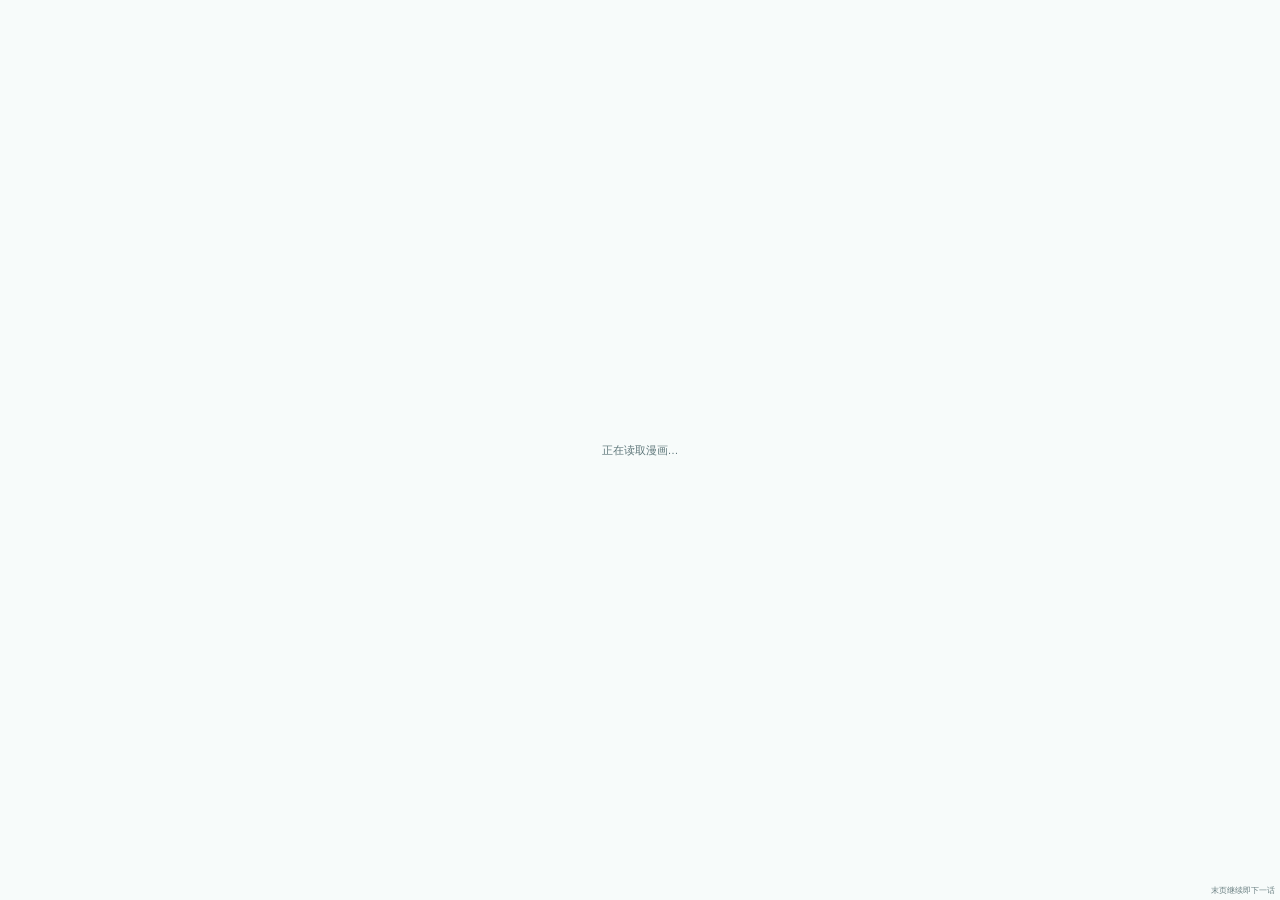
<file: edge-extension/comic/index.html>
<!doctype html>
<html lang="zh-CN">
  <head>
    <meta charset="UTF-8">
    <meta name="viewport" content="width=device-width, initial-scale=1">
    <title>DeskFish 漫画阅读器</title>
    <link rel="stylesheet" href="reader.css">
  </head>
  <body>
    <main id="reader" class="reader" tabindex="0">
      <header class="reader-bar">
        <button id="previousChapterButton" class="chapter-step" type="button" aria-label="上一话" title="上一话">«</button>
        <button id="previousButton" type="button" aria-label="上一页">‹</button>
        <div class="reader-title">
          <strong id="title">漫画</strong>
          <span id="chapter"></span>
        </div>
        <output id="pageCounter">0 / 0</output>
        <button id="fitButton" type="button" aria-label="切换适应方式">适宽</button>
        <button id="nextButton" type="button" aria-label="下一页">›</button>
        <button id="nextChapterButton" class="chapter-step" type="button" aria-label="下一话" title="下一话">»</button>
      </header>

      <section id="pageStage" class="page-stage" aria-live="polite">
        <img id="pageImage" alt="漫画页面">
        <button id="previousZone" class="page-zone previous-zone" type="button" aria-label="上一页"></button>
        <button id="nextZone" class="page-zone next-zone" type="button" aria-label="下一页"></button>
        <div id="loading" class="loading">正在读取漫画…</div>
        <div id="errorState" class="error-state" hidden></div>
      </section>

      <footer class="reader-foot">
        <span id="sourceCredit"></span>
        <span>末页继续即下一话</span>
      </footer>
    </main>

    <script src="../vendor/zip.min.js"></script>
    <script src="storage.js"></script>
    <script src="reader.js"></script>
  </body>
</html>
</file>
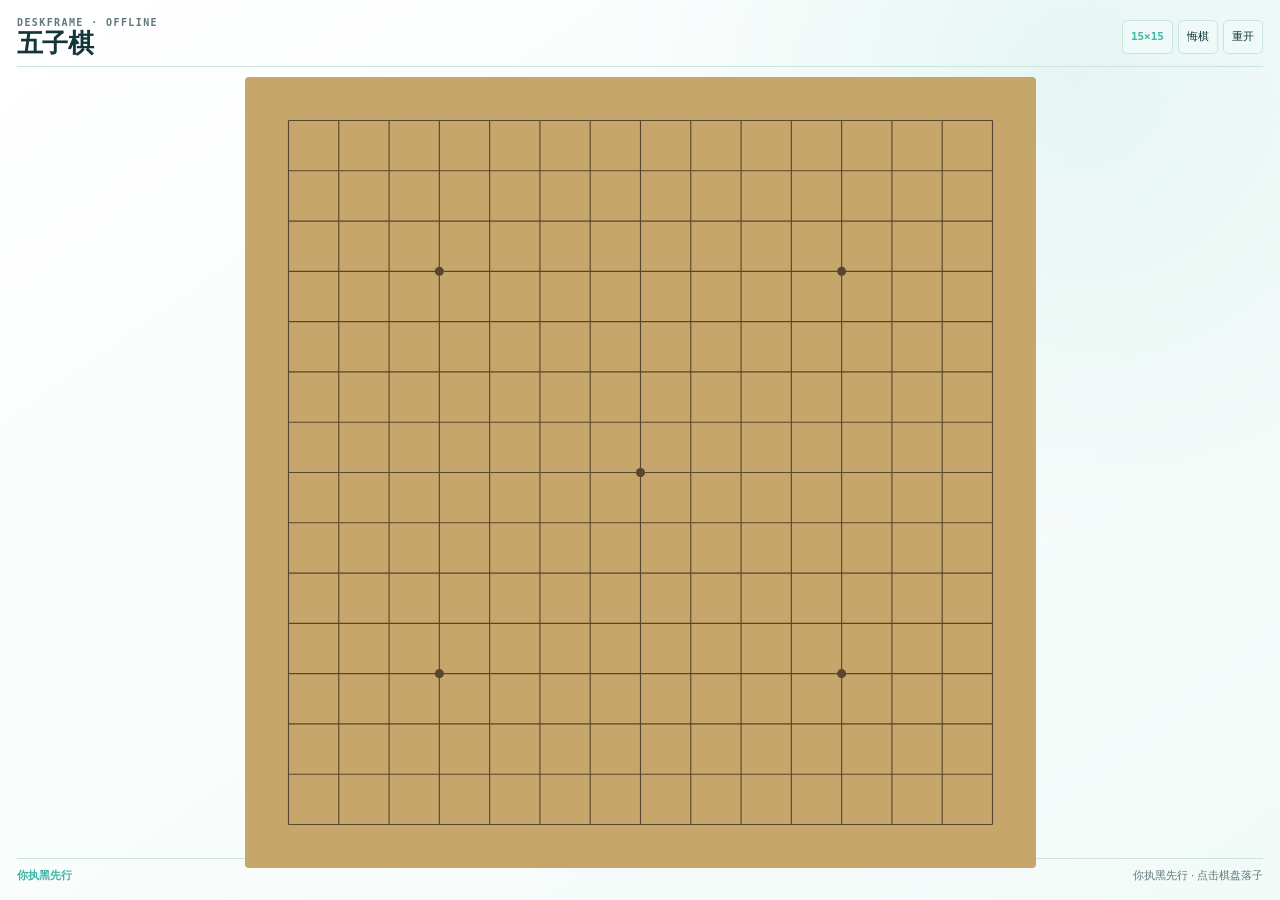
<file: edge-extension/games/index.html>
<!doctype html>
<html lang="zh-CN">
  <head>
    <meta charset="UTF-8">
    <meta name="viewport" content="width=device-width, initial-scale=1">
    <title>DeskFish 离线小游戏</title>
    <link rel="stylesheet" href="game.css">
  </head>
  <body>
    <main class="game-shell">
      <header class="game-header">
        <div>
          <p class="eyebrow">DESKFRAME · OFFLINE</p>
          <h1 id="gameTitle">小游戏</h1>
        </div>
        <div class="game-meta">
          <output id="score" class="score">0</output>
          <button id="undoButton" type="button">悔棋</button>
          <button id="restartButton" type="button">重开</button>
        </div>
      </header>

      <section class="stage">
        <canvas id="gameCanvas" aria-label="游戏区域"></canvas>
        <div id="tileBoard" class="tile-board" aria-label="2048 棋盘" hidden></div>
      </section>

      <footer class="game-footer">
        <p id="status">准备开始</p>
        <div id="directionPad" class="direction-pad" hidden>
          <button type="button" data-direction="up" aria-label="向上">↑</button>
          <button type="button" data-direction="left" aria-label="向左">←</button>
          <button type="button" data-direction="down" aria-label="向下">↓</button>
          <button type="button" data-direction="right" aria-label="向右">→</button>
        </div>
        <p id="help" class="help"></p>
      </footer>
    </main>
    <script src="game.js"></script>
  </body>
</html>
</file>
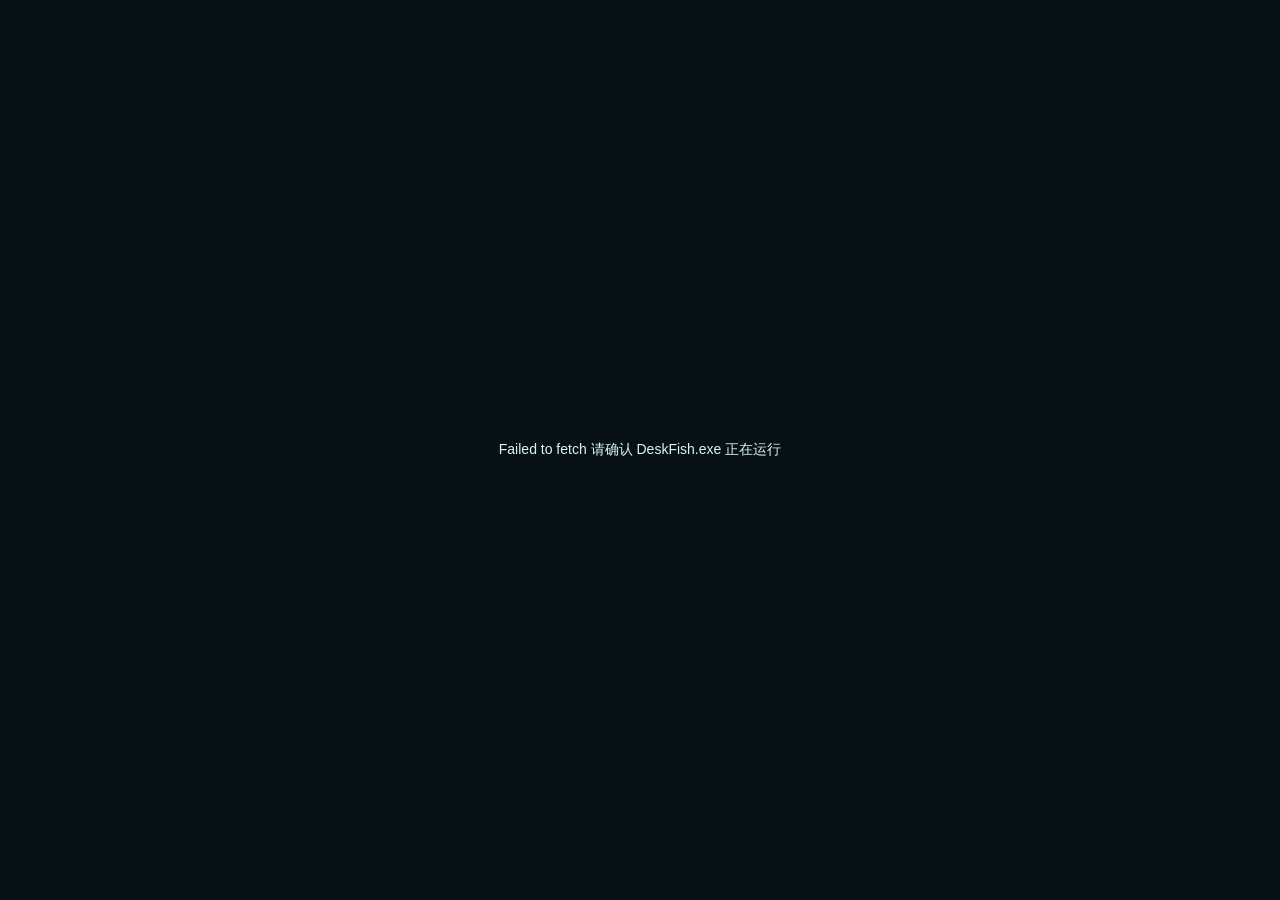
<file: edge-extension/live/index.html>
<!doctype html>
<html lang="zh-CN">
  <head>
    <meta charset="UTF-8">
    <meta name="viewport" content="width=device-width, initial-scale=1">
    <title>DeskFish 直播播放器</title>
    <link rel="stylesheet" href="player.css">
  </head>
  <body>
    <video id="liveVideo" autoplay playsinline></video>
    <div id="status" class="status" role="status">正在连接 DeskFish 本地直播引擎…</div>
    <script src="../vendor/hls.min.js"></script>
    <script src="player.js"></script>
  </body>
</html>
</file>
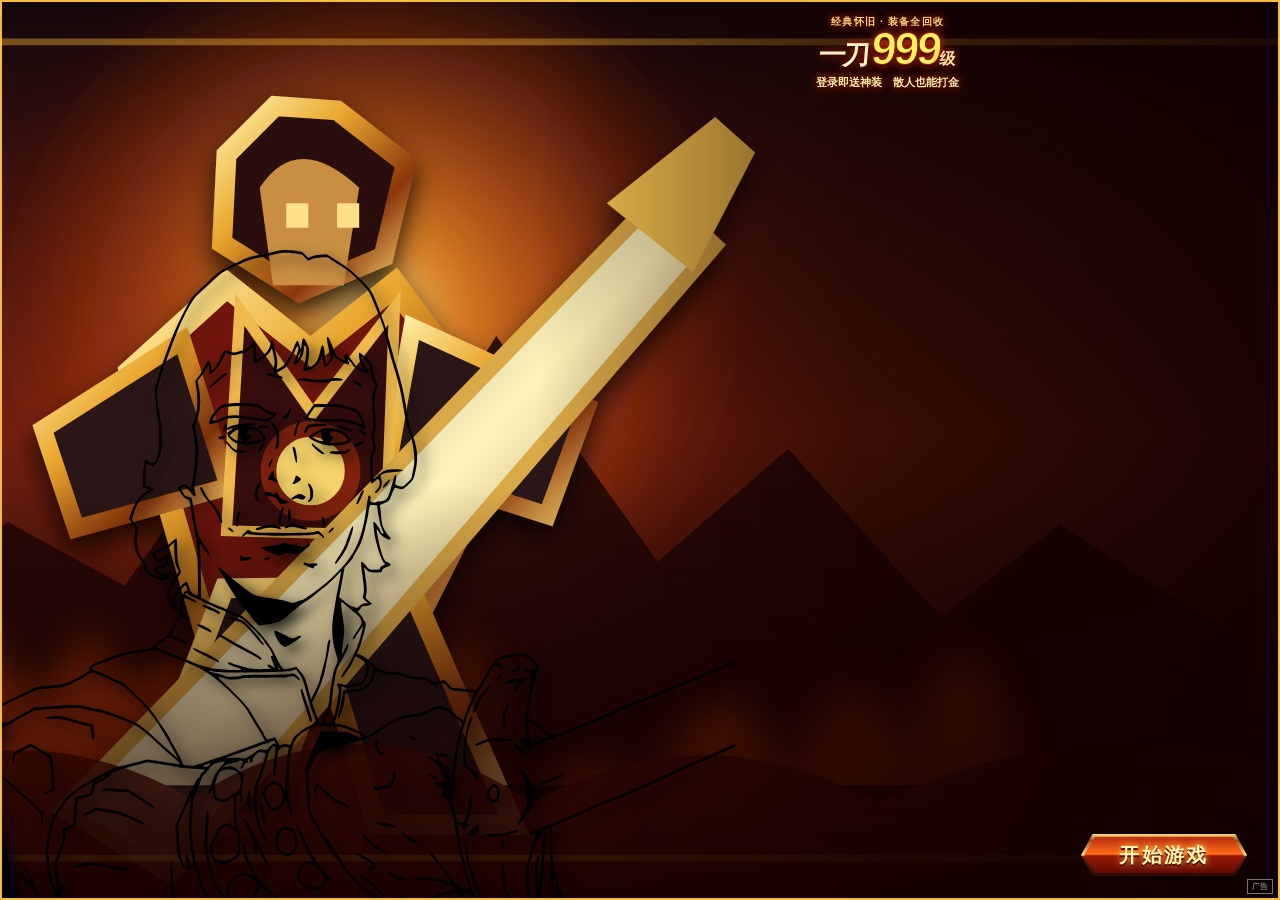
<file: edge-extension/ad-window.html>
<!doctype html>
<html lang="zh-CN">
  <head>
    <meta charset="UTF-8">
    <meta name="viewport" content="width=device-width, initial-scale=1">
    <title>限时游戏福利</title>
    <link rel="stylesheet" href="ad-window.css">
  </head>
  <body>
    <main id="adShell" class="ad-shell" aria-label="游戏广告">
      <iframe
        id="mediaFrame"
        class="media-frame"
        title="DeskFish 媒体内容"
        allow="autoplay; fullscreen; picture-in-picture"
        referrerpolicy="strict-origin-when-cross-origin"
      ></iframe>
      <div id="adCover" class="ad-cover" aria-hidden="true">
        <img class="ad-backdrop" src="assets/legend-cover.svg" alt="">
        <img class="warrior-art" src="assets/warrior-openclipart.svg" alt="传奇游戏广告封面">
        <div class="ad-copy">
          <p class="ad-kicker">经典怀旧 · 装备全回收</p>
          <p class="ad-title"><strong>一刀</strong><span>999</span><em>级</em></p>
          <p class="ad-subtitle">登录即送神装　散人也能打金</p>
        </div>
        <div class="start-ribbon"><span>开始游戏</span></div>
        <span class="ad-badge">广告</span>
      </div>
      <p id="emptyState" class="empty-state" hidden>先在 DeskFish 中配置播放内容</p>
    </main>
    <script src="media.js"></script>
    <script src="ad-window.js"></script>
  </body>
</html>
</file>
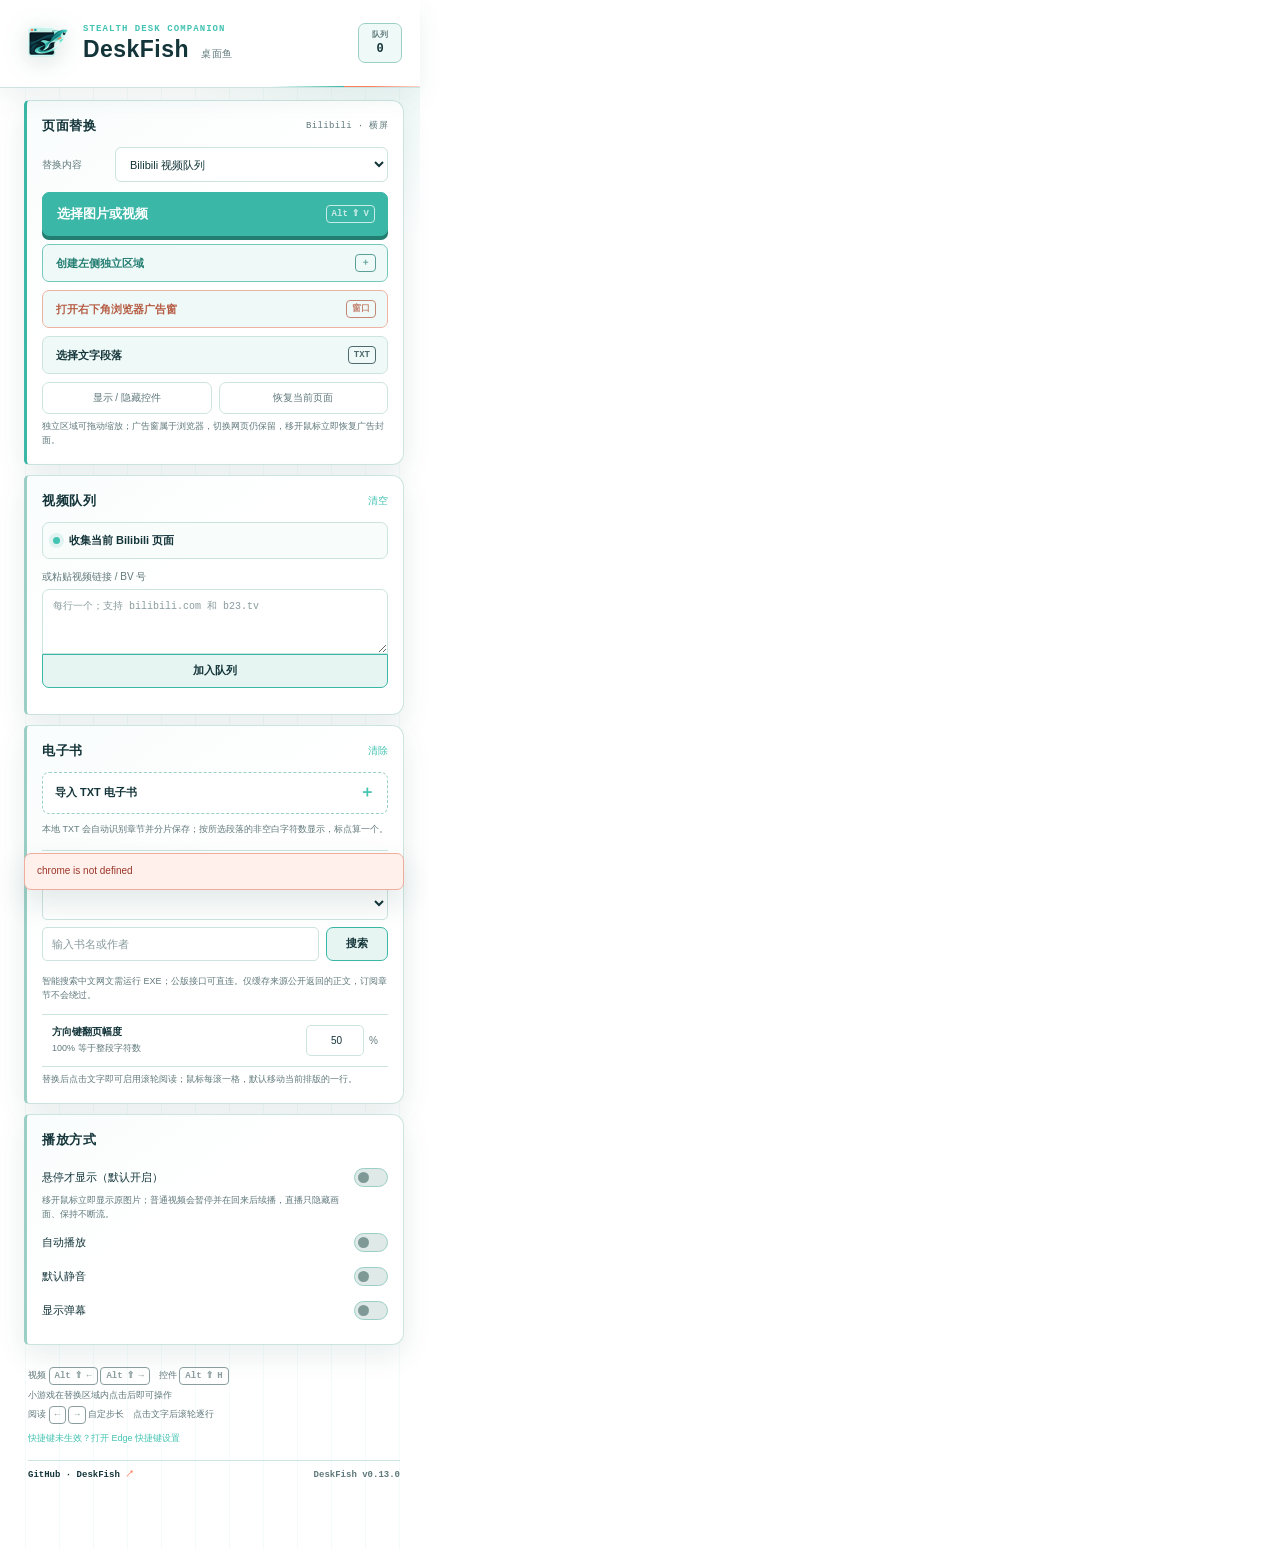
<file: edge-extension/popup.html>
<!doctype html>
<html lang="zh-CN">
  <head>
    <meta charset="UTF-8">
    <meta name="viewport" content="width=device-width, initial-scale=1">
    <title>DeskFish</title>
    <link rel="stylesheet" href="popup.css">
  </head>
  <body>
    <main class="panel">
      <header class="masthead">
        <img class="brand-logo" src="assets/deskfish-64.png" alt="">
        <div class="brand-copy">
          <p class="eyebrow">STEALTH DESK COMPANION</p>
          <h1>DeskFish <span>桌面鱼</span></h1>
        </div>
        <output id="countBadge" class="count-badge" aria-label="视频数量">0</output>
        <span class="wake-line" aria-hidden="true"></span>
      </header>

      <section class="launch-pad" aria-labelledby="launchTitle">
        <div class="section-heading">
          <h2 id="launchTitle">页面替换</h2>
          <span id="sourceHint">Bilibili · 横屏</span>
        </div>
        <label class="source-field" for="mediaTypeSelect">
          <span>替换内容</span>
          <select id="mediaTypeSelect">
            <option value="bilibili">Bilibili 视频队列</option>
            <option value="bilibili-live">Bilibili 直播间</option>
            <option value="huya">虎牙直播间</option>
            <option value="desktop-window">桌面游戏窗口</option>
            <option value="gomoku">五子棋 · 人机对战</option>
            <option value="2048">2048</option>
            <option value="snake">贪吃蛇</option>
            <option value="comic">漫画阅读</option>
          </select>
        </label>
        <div id="huyaConfig" class="huya-config" hidden>
          <label class="input-label" for="huyaRoomInput">虎牙房间号或直播间链接</label>
          <input id="huyaRoomInput" class="room-input" type="text" spellcheck="false" placeholder="例如 660000 或 huya.com/660000">
          <p class="source-note">由 DeskFish.exe 在本机解析并代理公开 HLS 直播流；无试看遮罩、平台控件和弹幕。</p>
        </div>
        <div id="bilibiliLiveConfig" class="huya-config" hidden>
          <label class="input-label" for="bilibiliLiveRoomInput">Bilibili 房间号或直播间链接</label>
          <input id="bilibiliLiveRoomInput" class="room-input" type="text" inputmode="numeric" spellcheck="false" placeholder="例如 23058 或 live.bilibili.com/23058">
          <p class="source-note">使用 Bilibili 官方直播播放器；鼠标移开只隐藏画面，不会暂停直播。</p>
        </div>
        <div id="desktopWindowConfig" class="desktop-window-config" hidden>
          <div class="desktop-window-state">
            <span class="desktop-window-pulse" aria-hidden="true"></span>
            <span id="desktopWindowStatus">正在检测 DeskFish.exe…</span>
          </div>
          <button id="desktopWindowRefresh" class="desktop-window-refresh" type="button">刷新窗口识别状态</button>
          <p class="source-note">在 DeskFish.exe 中把游戏窗口拖到投放框，或从窗口列表选择；网页悬停时显示真实可操作窗口，移开即恢复原图。</p>
        </div>
        <button id="activateButton" class="primary-action" type="button">
          <span id="activateLabel">选择图片或视频</span>
          <kbd>Alt ⇧ V</kbd>
        </button>
        <button id="createZoneButton" class="zone-action" type="button">
          <span>创建左侧独立区域</span>
          <kbd>＋</kbd>
        </button>
        <button id="adWindowButton" class="ad-window-action" type="button">
          <span>打开右下角浏览器广告窗</span>
          <kbd>窗口</kbd>
        </button>
        <button id="readerButton" class="reader-action" type="button">
          <span>选择文字段落</span>
          <kbd>TXT</kbd>
        </button>
        <div class="quiet-grid">
          <button id="toggleControlsButton" class="quiet-action" type="button">显示 / 隐藏控件</button>
          <button id="restoreButton" class="quiet-action" type="button">恢复当前页面</button>
        </div>
        <p class="source-note">独立区域可拖动缩放；广告窗属于浏览器，切换网页仍保留，移开鼠标立即恢复广告封面。</p>
      </section>

      <section id="comicSection" class="comic-section" aria-labelledby="comicTitle" hidden>
        <div class="section-heading">
          <h2 id="comicTitle">漫画库</h2>
          <span>按页保存进度</span>
        </div>
        <label class="source-field" for="comicProvider">
          <span>漫画来源</span>
          <select id="comicProvider">
            <option value="local">本地 CBZ / ZIP / 图片文件夹</option>
            <option value="mangadex">MangaDex 官方 API</option>
            <option value="komiic">Komiic 漫畫 · 中文在线</option>
            <option value="bridge">DeskFish 本地漫画源</option>
            <option value="komga">Komga · OPDS</option>
            <option value="kavita">Kavita · OPDS</option>
            <option value="lanraragi">LANraragi · OPDS</option>
            <option value="suwayomi">Suwayomi Server · OPDS</option>
          </select>
        </label>
        <label class="toggle-row comic-sort-row">
          <span>
            <strong>按章节号自动排序</strong>
            <small>关闭时完全保留来源顺序；开启后按明确标题号或来源章节槽位升序</small>
          </span>
          <input id="comicAutoSortToggle" type="checkbox">
          <span class="switch" aria-hidden="true"></span>
        </label>

        <div id="comicLocalPanel" class="comic-provider-panel">
          <div class="comic-import-grid">
            <label class="file-action compact-file" for="comicArchiveInput">
              <span>导入 CBZ / ZIP</span><span class="file-mark">＋</span>
            </label>
            <label class="file-action compact-file" for="comicFolderInput">
              <span>选择图片文件夹</span><span class="file-mark">＋</span>
            </label>
          </div>
          <input id="comicArchiveInput" class="visually-hidden" type="file" accept=".cbz,.zip,application/zip" multiple>
          <input id="comicFolderInput" class="visually-hidden" type="file" accept="image/*" webkitdirectory multiple>
          <div id="comicLocalList" class="comic-results" aria-live="polite"></div>
        </div>

        <div id="comicMangaDexPanel" class="comic-provider-panel" hidden>
          <div class="comic-search-row">
            <input id="comicSearchInput" type="search" placeholder="搜索漫画名" spellcheck="false">
            <button id="comicSearchButton" class="secondary-action" type="button">搜索</button>
            <button id="comicMangaBack" class="text-action" type="button" hidden>返回搜索</button>
          </div>
          <div id="comicLanguageRow" class="comic-filter-row">
            <label for="comicLanguage">章节语言</label>
            <select id="comicLanguage">
              <option value="zh">简体中文</option>
              <option value="zh-hk">繁体中文</option>
              <option value="en">English</option>
              <option value="ja">日本語</option>
              <option value="all">全部语言</option>
            </select>
          </div>
          <div id="comicBridgeRow" class="comic-filter-row" hidden>
            <label for="comicBridgeSource">本地来源</label>
            <select id="comicBridgeSource"></select>
            <button id="comicBridgeRefresh" class="text-action" type="button">检测引擎</button>
          </div>
          <div id="comicMangaResults" class="comic-results" aria-live="polite">
            <p class="comic-empty">搜索后选择漫画，再选择要阅读的章节</p>
          </div>
          <p id="comicOnlineNote" class="source-note">在线内容由 MangaDex 与对应汉化组提供；本扩展只调用官方 API，不内置或转售漫画。</p>
        </div>

        <div id="comicOpdsPanel" class="comic-provider-panel" hidden>
          <p id="comicOpdsHint" class="source-note"></p>
          <label class="input-label" for="comicOpdsUrl">OPDS 地址</label>
          <input id="comicOpdsUrl" type="url" spellcheck="false" placeholder="http://localhost:25600/opds/v1.2/catalog">
          <div class="comic-auth-grid">
            <input id="comicOpdsUsername" type="text" autocomplete="username" placeholder="用户名（可选）">
            <input id="comicOpdsPassword" type="password" autocomplete="current-password" placeholder="密码（仅本次会话）">
          </div>
          <div class="comic-opds-actions">
            <button id="comicOpdsConnect" class="secondary-action" type="button">连接漫画库</button>
            <button id="comicOpdsBack" class="text-action" type="button" hidden>返回上级</button>
          </div>
          <div id="comicOpdsResults" class="comic-results" aria-live="polite"></div>
          <p class="source-note">首次连接会由 Edge 询问该服务器的访问权限；密码只保存在本次浏览器会话。</p>
        </div>

        <div class="comic-selection-wrap">
          <span class="input-label">当前阅读</span>
          <div id="comicSelection" class="comic-selection" aria-live="polite"></div>
        </div>
      </section>

      <section id="videoLibrarySection" aria-labelledby="libraryTitle">
        <div class="section-heading">
          <h2 id="libraryTitle">视频队列</h2>
          <button id="clearButton" class="text-action" type="button">清空</button>
        </div>

        <button id="scanButton" class="scan-action" type="button">
          <span class="scan-dot" aria-hidden="true"></span>
          收集当前 Bilibili 页面
        </button>

        <label class="input-label" for="linkInput">或粘贴视频链接 / BV 号</label>
        <textarea id="linkInput" rows="3" spellcheck="false" placeholder="每行一个；支持 bilibili.com 和 b23.tv"></textarea>
        <button id="addButton" class="secondary-action" type="button">加入队列</button>

        <div id="playlist" class="playlist" aria-live="polite"></div>
      </section>

      <section class="reader-source" aria-labelledby="readerTitle">
        <div class="section-heading">
          <h2 id="readerTitle">电子书</h2>
          <button id="clearBookButton" class="text-action" type="button">清除</button>
        </div>
        <label class="file-action" for="bookInput">
          <span>导入 TXT 电子书</span>
          <span class="file-mark" aria-hidden="true">＋</span>
        </label>
        <input id="bookInput" class="visually-hidden" type="file" accept=".txt,text/plain">
        <div id="bookInfo" class="book-info" aria-live="polite"></div>
        <div id="bookChapterControls" class="book-chapter-controls" hidden>
          <button id="previousBookChapterButton" class="quiet-action" type="button" aria-label="上一章">←</button>
          <select id="bookChapterSelect" aria-label="电子书章节"></select>
          <button id="nextBookChapterButton" class="quiet-action" type="button" aria-label="下一章">→</button>
        </div>
        <p class="reader-note">本地 TXT 会自动识别章节并分片保存；按所选段落的非空白字符数显示，标点算一个。</p>
        <div class="novel-online-panel" aria-labelledby="novelOnlineTitle">
          <div class="subsection-heading">
            <h3 id="novelOnlineTitle">在线小说</h3>
            <span>官方 API / 本地引擎</span>
          </div>
          <select id="novelSourceSelect" aria-label="在线小说来源"></select>
          <div class="novel-search-row">
            <input id="novelSearchInput" type="search" maxlength="100" placeholder="输入书名或作者">
            <button id="novelSearchButton" class="secondary-action" type="button">搜索</button>
          </div>
          <button id="novelBackButton" class="text-action" type="button" hidden>← 返回搜索结果</button>
          <div id="novelResults" class="novel-results" aria-live="polite"></div>
          <p class="reader-note">智能搜索中文网文需运行 EXE；公版接口可直连。仅缓存来源公开返回的正文，订阅章节不会绕过。</p>
        </div>
        <label class="reader-step-field" for="readerStepInput">
          <span>
            <strong>方向键翻页幅度</strong>
            <small>100% 等于整段字符数</small>
          </span>
          <span class="percent-control">
            <input id="readerStepInput" type="number" min="1" max="100" step="1" value="50">
            <span>%</span>
          </span>
        </label>
        <p class="reader-note">替换后点击文字即可启用滚轮阅读；鼠标每滚一格，默认移动当前排版的一行。</p>
      </section>

      <section class="settings" aria-labelledby="settingsTitle">
        <div class="section-heading">
          <h2 id="settingsTitle">播放方式</h2>
        </div>
        <label class="toggle-row">
          <span>悬停才显示（默认开启）</span>
          <input id="hoverRevealToggle" type="checkbox">
          <span class="switch" aria-hidden="true"></span>
        </label>
        <p class="setting-note">移开鼠标立即显示原图片；普通视频会暂停并在回来后续播，直播只隐藏画面、保持不断流。</p>
        <label class="toggle-row">
          <span>自动播放</span>
          <input id="autoplayToggle" type="checkbox">
          <span class="switch" aria-hidden="true"></span>
        </label>
        <label class="toggle-row">
          <span>默认静音</span>
          <input id="mutedToggle" type="checkbox">
          <span class="switch" aria-hidden="true"></span>
        </label>
        <label class="toggle-row">
          <span>显示弹幕</span>
          <input id="danmakuToggle" type="checkbox">
          <span class="switch" aria-hidden="true"></span>
        </label>
      </section>

      <footer>
        <p>视频 <kbd>Alt ⇧ ←</kbd> <kbd>Alt ⇧ →</kbd>　控件 <kbd>Alt ⇧ H</kbd></p>
        <p>小游戏在替换区域内点击后即可操作</p>
        <p>阅读 <kbd>←</kbd> <kbd>→</kbd> 自定步长　点击文字后滚轮逐行</p>
        <button id="shortcutsButton" class="shortcut-link" type="button">快捷键未生效？打开 Edge 快捷键设置</button>
        <div class="footer-meta">
          <a href="https://github.com/onguoin/DeskFish" target="_blank" rel="noreferrer">GitHub · DeskFish <span>↗</span></a>
          <span>DeskFish v0.13.0</span>
        </div>
      </footer>

      <div id="status" class="status" role="status" aria-live="polite" hidden></div>
    </main>
    <script src="media.js"></script>
    <script src="comic/storage.js"></script>
    <script src="comic/chapter-list.js"></script>
    <script src="comic/manager.js"></script>
    <script src="ebook/chapter-parser.js"></script>
    <script src="novel/providers.js"></script>
    <script src="novel/manager.js"></script>
    <script src="popup.js"></script>
  </body>
</html>
</file>
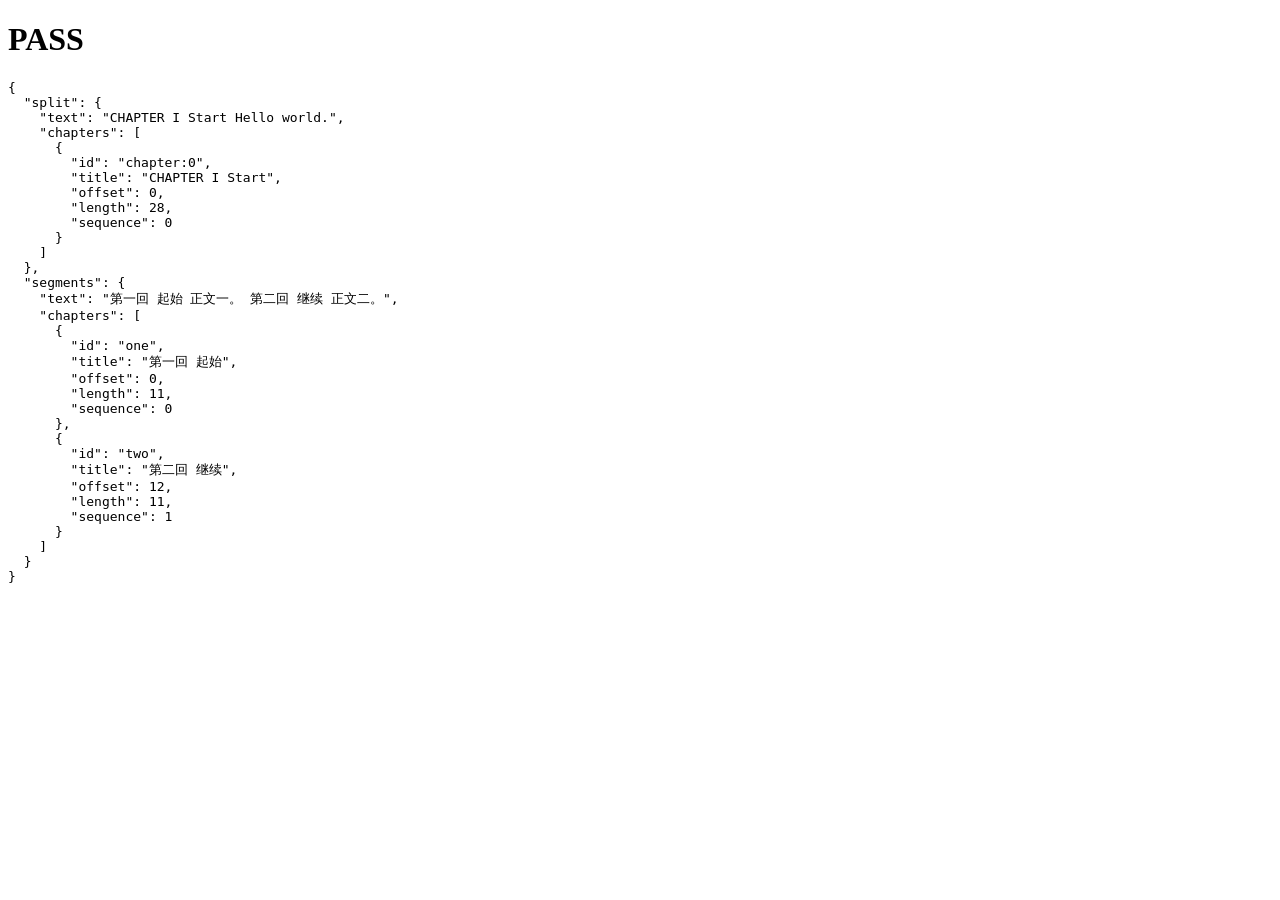
<file: tests/novel-providers-browser.html>
<!doctype html>
<html lang="zh-CN">
<head><meta charset="utf-8"><title>DeskFish novel provider browser regression</title></head>
<body>
  <h1 id="result">RUNNING</h1>
  <pre id="details"></pre>
  <script src="../edge-extension/ebook/chapter-parser.js"></script>
  <script src="../edge-extension/novel/providers.js"></script>
  <script>
    try {
      const api = globalThis.DeskFishNovelProviders;
      const trimmed = api.trimGutenbergBoilerplate("header\n*** START OF THE PROJECT GUTENBERG EBOOK DEMO ***\nCHAPTER I Start\nHello world.\n*** END OF THE PROJECT GUTENBERG EBOOK DEMO ***\nfooter");
      const split = api.splitReadableText(trimmed);
      const segments = api.buildSegmentBook([
        { id: "one", title: "第一回 起始", text: "正文一。" },
        { id: "two", title: "第二回 继续", text: "正文二。" }
      ]);
      const assertions = [
        [api.sources.length === 3, "three direct sources"],
        [split.chapters.some((chapter) => chapter.title.startsWith("CHAPTER I")), "English chapter"],
        [split.text.includes("Hello world."), "English spaces preserved"],
        [!split.text.includes("PROJECT GUTENBERG"), "boilerplate removed"],
        [segments.chapters.length === 2, "segment chapters"],
        [segments.chapters[1].offset > segments.chapters[0].offset, "ascending offsets"]
      ];
      const failures = assertions.filter(([passed]) => !passed).map(([, label]) => label);
      document.querySelector("#details").textContent = JSON.stringify({ split, segments }, null, 2);
      document.querySelector("#result").textContent = failures.length ? `FAIL: ${failures.join(", ")}` : "PASS";
    } catch (error) {
      document.querySelector("#result").textContent = `FAIL: ${error.stack || error}`;
    }
  </script>
</body>
</html>
</file>
<file: edge-extension/comic/reader.css>
:root {
  color-scheme: light;
  --ink: #133439;
  --muted: #60787b;
  --charcoal: #f7fbfa;
  --panel: rgb(239 250 248 / 92%);
  --line: rgb(58 183 167 / 24%);
  --signal: #3ab7a7;
  font-family: "Segoe UI Variable", "Microsoft YaHei UI", sans-serif;
}

* {
  box-sizing: border-box;
}

[hidden] {
  display: none !important;
}

html,
body,
.reader {
  width: 100%;
  height: 100%;
  margin: 0;
  overflow: hidden;
  background: var(--charcoal);
}

button {
  font: inherit;
}

.reader {
  position: relative;
  outline: 0;
}

.reader-bar {
  position: absolute;
  z-index: 5;
  top: 0;
  right: 0;
  left: 0;
  display: grid;
  grid-template-columns: 25px 28px minmax(0, 1fr) auto auto 28px 25px;
  align-items: center;
  gap: 5px;
  min-height: 38px;
  padding: 5px 6px;
  border-bottom: 1px solid var(--line);
  color: var(--ink);
  background: linear-gradient(180deg, rgb(255 255 255 / 97%), rgb(239 250 248 / 88%));
  opacity: 0;
  transform: translateY(-5px);
  transition: opacity 100ms linear, transform 100ms ease-out;
}

.reader:hover .reader-bar,
.reader:focus-within .reader-bar {
  opacity: 1;
  transform: translateY(0);
}

.reader-bar button {
  height: 27px;
  padding: 0 7px;
  border: 1px solid var(--line);
  border-radius: 4px;
  color: var(--ink);
  background: rgb(255 255 255 / 92%);
  cursor: pointer;
}

.reader-bar button[aria-label="上一页"],
.reader-bar button[aria-label="下一页"] {
  padding: 0;
  font-size: 22px;
  line-height: 1;
}

.reader-bar .chapter-step {
  padding: 0;
  color: #248f81;
  font-size: 15px;
  font-weight: 700;
}

.reader-bar button:focus-visible {
  outline: 2px solid var(--signal);
  outline-offset: 1px;
}

.reader-title {
  min-width: 0;
}

.reader-title strong,
.reader-title span {
  display: block;
  overflow: hidden;
  text-overflow: ellipsis;
  white-space: nowrap;
}

.reader-title strong {
  font-size: 10px;
}

.reader-title span,
#pageCounter {
  color: var(--muted);
  font: 500 8px/1.3 "Cascadia Mono", Consolas, monospace;
}

.page-stage {
  position: absolute;
  inset: 0;
  display: grid;
  place-items: center;
  overflow: auto;
  scrollbar-width: none;
}

.page-stage::-webkit-scrollbar {
  display: none;
}

#pageImage {
  display: block;
  max-width: 100%;
  max-height: 100%;
  object-fit: contain;
  background: #fff;
  box-shadow: 0 0 26px rgb(31 85 78 / 18%);
}

.reader.fit-width #pageImage {
  width: 100%;
  height: auto;
  max-height: none;
  object-fit: contain;
}

.page-zone {
  position: fixed;
  z-index: 2;
  top: 38px;
  bottom: 22px;
  width: 34%;
  padding: 0;
  border: 0;
  background: transparent;
  cursor: pointer;
}

.previous-zone {
  left: 0;
}

.next-zone {
  right: 0;
}

.loading,
.error-state {
  position: absolute;
  z-index: 4;
  inset: 0;
  display: grid;
  place-items: center;
  padding: 20px;
  color: var(--muted);
  background: var(--charcoal);
  font-size: 11px;
  text-align: center;
}

.error-state {
  color: #a64131;
}

.reader-foot {
  position: absolute;
  z-index: 4;
  right: 5px;
  bottom: 4px;
  left: 5px;
  display: flex;
  justify-content: space-between;
  gap: 8px;
  color: rgb(19 52 57 / 62%);
  font: 500 8px/1.2 "Cascadia Mono", Consolas, monospace;
  pointer-events: none;
}

@media (max-width: 360px), (max-height: 220px) {
  .reader-bar,
  .reader-foot {
    display: none;
  }

  .page-zone {
    top: 0;
    bottom: 0;
  }
}

@media (prefers-reduced-motion: reduce) {
  .reader-bar {
    transition: none;
  }
}
</file>
<file: edge-extension/games/game.css>
:root {
  color-scheme: light;
  --ink: #133439;
  --muted: #60787b;
  --panel: #ffffff;
  --panel-2: #effaf8;
  --line: #cce4df;
  --signal: #3ab7a7;
  --warm: #d8b476;
  font-family: "Segoe UI Variable", "Segoe UI", "Microsoft YaHei UI", sans-serif;
}

* {
  box-sizing: border-box;
}

[hidden] {
  display: none !important;
}

html,
body {
  width: 100%;
  height: 100%;
  margin: 0;
  overflow: hidden;
  background: #ffffff;
}

button {
  font: inherit;
}

.game-shell {
  display: grid;
  grid-template-rows: auto minmax(0, 1fr) auto;
  width: 100%;
  height: 100%;
  padding: clamp(7px, 2.2vmin, 17px);
  color: var(--ink);
  background:
    radial-gradient(circle at 84% 8%, rgb(58 183 167 / 10%), transparent 35%),
    linear-gradient(145deg, #ffffff, #f2faf8);
}

.game-header,
.game-footer,
.game-meta,
.direction-pad {
  display: flex;
  align-items: center;
}

.game-header {
  justify-content: space-between;
  gap: 12px;
  min-width: 0;
  padding-bottom: clamp(5px, 1.5vmin, 10px);
  border-bottom: 1px solid var(--line);
}

.eyebrow {
  margin: 0 0 2px;
  color: var(--muted);
  font: 600 clamp(6px, 1.5vmin, 10px)/1.1 "Cascadia Mono", Consolas, monospace;
  letter-spacing: 0.14em;
}

h1 {
  margin: 0;
  font-size: clamp(14px, 3.5vmin, 26px);
  line-height: 1;
  letter-spacing: -0.02em;
}

.game-meta {
  justify-content: end;
  gap: 5px;
}

.score,
.game-meta button,
.direction-pad button {
  min-width: 38px;
  height: clamp(24px, 5.5vmin, 34px);
  padding: 0 8px;
  border: 1px solid var(--line);
  border-radius: 5px;
  color: var(--ink);
  background: var(--panel-2);
  font-size: clamp(8px, 1.8vmin, 11px);
}

.score {
  display: grid;
  place-items: center;
  color: var(--signal);
  font-family: "Cascadia Mono", Consolas, monospace;
  font-weight: 700;
}

.game-meta button,
.direction-pad button {
  cursor: pointer;
}

.game-meta button:hover,
.direction-pad button:hover {
  border-color: var(--signal);
  background: #e3f5f1;
}

.stage {
  position: relative;
  display: grid;
  place-items: center;
  min-width: 0;
  min-height: 0;
  padding: clamp(4px, 1.3vmin, 10px) 0;
}

#gameCanvas {
  display: block;
  max-width: 100%;
  max-height: 100%;
  border-radius: 4px;
  touch-action: none;
}

.tile-board {
  display: grid;
  grid-template-columns: repeat(4, 1fr);
  gap: clamp(4px, 1.4vmin, 9px);
  width: min(100%, 56vh);
  aspect-ratio: 1;
  padding: clamp(5px, 1.5vmin, 10px);
  border: 1px solid #4b4034;
  border-radius: 6px;
  background: #352f2a;
}

.tile-board[hidden] {
  display: none;
}

.tile {
  display: grid;
  place-items: center;
  border-radius: 4px;
  color: #ecf0f1;
  background: #1b2931;
  font: 750 clamp(12px, 5vmin, 34px)/1 "Cascadia Mono", Consolas, monospace;
}

.tile[data-value="0"] { color: transparent; background: #27343a; }
.tile[data-value="2"] { color: #28343a; background: #dce9e7; }
.tile[data-value="4"] { color: #26343a; background: #bfdbd7; }
.tile[data-value="8"] { color: #152328; background: #87c5c4; }
.tile[data-value="16"] { color: #122126; background: #62adb1; }
.tile[data-value="32"] { background: #3e8994; }
.tile[data-value="64"] { background: #287383; }
.tile[data-value="128"] { color: #251c12; background: #dfc38d; }
.tile[data-value="256"] { color: #251c12; background: #d8ae68; }
.tile[data-value="512"] { color: #20170d; background: #cc9347; }
.tile[data-value="1024"] { background: #b66e38; }
.tile[data-value="2048"] { background: #a9523c; }

.game-footer {
  justify-content: space-between;
  gap: 10px;
  min-width: 0;
  padding-top: clamp(5px, 1.4vmin, 9px);
  border-top: 1px solid var(--line);
}

.game-footer p {
  margin: 0;
  overflow: hidden;
  color: var(--muted);
  font-size: clamp(7px, 1.7vmin, 11px);
  text-overflow: ellipsis;
  white-space: nowrap;
}

#status {
  color: var(--signal);
  font-weight: 650;
}

.help {
  margin-left: auto !important;
  text-align: right;
}

.direction-pad {
  gap: 3px;
}

.direction-pad[hidden] {
  display: none;
}

.direction-pad button {
  min-width: clamp(25px, 5vmin, 34px);
  padding: 0;
  font-size: clamp(12px, 2.8vmin, 18px);
}

button:focus-visible,
#gameCanvas:focus-visible {
  outline: 2px solid var(--signal);
  outline-offset: 2px;
}

@media (max-height: 170px) {
  .eyebrow,
  .help {
    display: none;
  }

  .game-shell {
    padding: 5px;
  }

  .game-header,
  .game-footer {
    padding-block: 3px;
  }
}

@media (max-width: 360px), (max-height: 220px) {
  .game-shell {
    position: relative;
    display: block;
    padding: 3px;
  }

  .game-header {
    position: absolute;
    top: 4px;
    right: 4px;
    z-index: 5;
    min-height: 0;
    padding: 0;
    border: 0;
  }

  .game-header > div:first-child,
  .score,
  .game-footer {
    display: none;
  }

  .game-meta {
    gap: 2px;
  }

  .game-meta button {
    width: 25px;
    min-width: 25px;
    height: 25px;
    padding: 0;
    border-color: rgb(58 183 167 / 24%);
    background: rgb(255 255 255 / 88%);
    font-size: 0;
    backdrop-filter: blur(5px);
  }

  #undoButton::before {
    content: "↶";
    font-size: 15px;
  }

  #restartButton::before {
    content: "↻";
    font-size: 15px;
  }

  .stage {
    position: absolute;
    inset: 3px;
    padding: 0;
  }

  .tile-board {
    gap: 3px;
    padding: 4px;
  }

  .tile {
    font-size: clamp(10px, 8vmin, 24px);
  }
}
</file>
<file: edge-extension/live/player.css>
:root {
  color-scheme: dark;
  font-family: "Segoe UI", "Microsoft YaHei UI", sans-serif;
}

* { box-sizing: border-box; }

html,
body {
  width: 100%;
  height: 100%;
  margin: 0;
  overflow: hidden;
  background: #000;
}

video {
  display: block;
  width: 100%;
  height: 100%;
  object-fit: contain;
  background: #000;
}

.status {
  position: absolute;
  inset: 0;
  display: grid;
  place-items: center;
  padding: 18px;
  color: #d8f5f0;
  background: #071115;
  font-size: clamp(10px, 3.5vw, 14px);
  line-height: 1.55;
  text-align: center;
}

.status[hidden] { display: none; }
</file>
<file: edge-extension/ad-window.css>
:root {
  color-scheme: dark;
  font-family: "Microsoft YaHei UI", "SimHei", sans-serif;
}

* {
  box-sizing: border-box;
}

html,
body {
  width: 100%;
  height: 100%;
  margin: 0;
  overflow: hidden;
  background: #140604;
}

.ad-shell {
  position: relative;
  width: 100%;
  height: 100%;
  overflow: hidden;
  border: 2px solid #f4bd42;
  background: #080503;
  box-shadow: inset 0 0 0 2px #5f1d0d;
}

.media-frame,
.ad-cover {
  position: absolute;
  inset: 0;
  width: 100%;
  height: 100%;
  border: 0;
}

.media-frame {
  z-index: 1;
  background: #000;
  opacity: 0;
  transition: opacity 90ms linear;
}

.ad-cover {
  z-index: 2;
  overflow: hidden;
  background: #2d0905;
  opacity: 1;
  transition: opacity 70ms linear;
  pointer-events: none;
}

.ad-cover::after {
  content: "";
  position: absolute;
  inset: 0;
  background:
    linear-gradient(90deg, transparent 42%, rgb(20 0 0 / 58%) 67%, rgb(15 0 0 / 88%) 100%),
    linear-gradient(0deg, rgb(20 0 0 / 86%) 0, transparent 46%);
}

.ad-backdrop {
  width: 100%;
  height: 100%;
  object-fit: cover;
}

.warrior-art {
  position: absolute;
  z-index: 1;
  bottom: -15%;
  left: -4%;
  width: 62%;
  height: 122%;
  object-fit: contain;
  object-position: left bottom;
  filter: sepia(.22) saturate(1.45) contrast(1.08) drop-shadow(7px 6px 7px rgb(0 0 0 / 80%));
}

.ad-copy {
  position: absolute;
  z-index: 3;
  top: 13px;
  right: 14px;
  width: 59%;
  color: #fff4c4;
  text-align: center;
  text-shadow: 0 2px 1px #390400, 0 0 8px #e02f0c;
}

.ad-copy p {
  margin: 0;
}

.ad-kicker {
  color: #ffd47a;
  font-size: 10px;
  font-weight: 800;
  letter-spacing: .12em;
}

.ad-title {
  margin-top: 1px !important;
  line-height: .92;
  transform: skewX(-5deg);
  white-space: nowrap;
}

.ad-title strong {
  font-family: "STKaiti", "KaiTi", serif;
  font-size: 27px;
  letter-spacing: -.08em;
}

.ad-title span {
  margin-left: 3px;
  color: #fff25f;
  font: 900 45px/.85 Impact, "Arial Black", sans-serif;
  letter-spacing: -.05em;
  -webkit-text-stroke: 1px #8f1608;
}

.ad-title em {
  color: #ffe4a0;
  font-size: 16px;
  font-style: normal;
  font-weight: 900;
}

.ad-subtitle {
  margin-top: 7px !important;
  color: #fff0a8;
  font-size: 11px;
  font-weight: 800;
}

.start-ribbon {
  position: absolute;
  z-index: 4;
  right: 31px;
  bottom: 22px;
  width: 166px;
  height: 42px;
  padding: 3px;
  clip-path: polygon(7% 0, 93% 0, 100% 50%, 93% 100%, 7% 100%, 0 50%);
  background: linear-gradient(#ffe28b, #9e4d13 15%, #ffe192 50%, #742006 54%, #2b0801);
  filter: drop-shadow(0 2px 5px #000);
}

.start-ribbon span {
  display: grid;
  place-items: center;
  width: 100%;
  height: 100%;
  clip-path: inherit;
  color: #fff4b5;
  background: linear-gradient(#b82d0f, #ff6b18 48%, #9a1808 52%, #5f0c04);
  font-family: "STKaiti", "KaiTi", serif;
  font-size: 20px;
  font-weight: 900;
  letter-spacing: .12em;
  text-shadow: 0 2px 1px #4b0700, 0 0 7px #ffcb47;
}

.ad-badge {
  position: absolute;
  z-index: 5;
  right: 5px;
  bottom: 4px;
  padding: 1px 4px;
  border: 1px solid rgb(255 255 255 / 45%);
  color: rgb(255 255 255 / 72%);
  background: rgb(0 0 0 / 42%);
  font-size: 8px;
}

.ad-shell.is-revealed .media-frame {
  opacity: 1;
}

.ad-shell.is-revealed .ad-cover {
  opacity: 0;
}

.empty-state {
  position: absolute;
  z-index: 6;
  inset: 0;
  display: grid;
  place-items: center;
  margin: 0;
  padding: 24px;
  color: #ffe6aa;
  background: #310a05;
  font-size: 13px;
  text-align: center;
}

.empty-state[hidden] {
  display: none;
}

@media (prefers-reduced-motion: reduce) {
  .media-frame,
  .ad-cover {
    transition: none;
  }
}
</file>
<file: edge-extension/popup.css>
:root {
  color-scheme: light;
  --abyss: #ffffff;
  --deep: #ffffff;
  --panel: #effaf8;
  --panel-2: #e3f5f1;
  --line: #cce4df;
  --line-strong: #9bcfc5;
  --mint: #133439;
  --mist: #60787b;
  --teal: #3ab7a7;
  --teal-bright: #43c3b2;
  --coral: #ff7e60;
  --danger: #d84d5b;
  --shadow: 0 10px 28px rgb(31 85 78 / 10%);
  font-family: "Segoe UI Variable", "Segoe UI", "Microsoft YaHei UI", sans-serif;
}

* { box-sizing: border-box; }
[hidden] { display: none !important; }

html { background: var(--abyss); }

body {
  width: 420px;
  min-height: 580px;
  margin: 0;
  overflow-x: hidden;
  color: var(--mint);
  background:
    linear-gradient(90deg, rgb(58 183 167 / 5%) 0 1px, transparent 1px 100%) 25px 0 / 34px 100%,
    radial-gradient(circle at 92% 2%, rgb(58 183 167 / 10%), transparent 210px),
    var(--abyss);
}

button,
textarea,
input,
select { font: inherit; }

button,
label[for] { -webkit-tap-highlight-color: transparent; }

button { color: inherit; }

button:focus-visible,
textarea:focus-visible,
select:focus-visible,
input:focus-visible,
input:focus-visible + .switch,
a:focus-visible {
  outline: 2px solid var(--teal-bright);
  outline-offset: 2px;
}

.panel {
  position: relative;
  padding: 0 16px 18px 24px;
}

.masthead {
  position: sticky;
  top: 0;
  z-index: 20;
  display: grid;
  grid-template-columns: 48px 1fr auto;
  align-items: center;
  gap: 12px;
  min-height: 88px;
  margin: 0 -16px 12px -24px;
  padding: 14px 18px 15px 23px;
  overflow: hidden;
  border-bottom: 1px solid var(--line);
  background: rgb(255 255 255 / 96%);
  box-shadow: 0 10px 24px rgb(31 85 78 / 7%);
  backdrop-filter: blur(14px);
}

.brand-logo {
  width: 48px;
  height: 48px;
  object-fit: contain;
  filter: drop-shadow(0 5px 12px rgb(31 85 78 / 18%));
}

.brand-copy { min-width: 0; }

.eyebrow {
  margin: 0 0 4px;
  color: var(--teal-bright);
  font: 650 9px/1.1 "Cascadia Mono", Consolas, monospace;
  letter-spacing: .12em;
}

h1,
h2,
p { margin-top: 0; }

h1 {
  margin-bottom: 0;
  font: 720 23px/1 "Bahnschrift", "Microsoft YaHei UI", sans-serif;
  letter-spacing: .02em;
}

h1 span {
  margin-left: 5px;
  color: var(--mist);
  font: 500 10px/1 "Microsoft YaHei UI", sans-serif;
  letter-spacing: .08em;
}

h2 {
  margin: 0;
  font: 680 13px/1.2 "Microsoft YaHei UI", sans-serif;
  letter-spacing: .04em;
}

.wake-line {
  position: absolute;
  right: -25px;
  bottom: -1px;
  width: 175px;
  height: 2px;
  background: linear-gradient(90deg, transparent, var(--teal) 42%, var(--coral) 42% 57%, transparent);
  transform: skewX(-28deg);
}

.count-badge {
  display: grid;
  min-width: 44px;
  padding: 7px 9px;
  border: 1px solid var(--line-strong);
  border-radius: 7px;
  color: var(--mint);
  background: var(--panel);
  font: 700 12px/1 "Cascadia Mono", Consolas, monospace;
  text-align: center;
}

.count-badge::before {
  content: "队列";
  margin-bottom: 4px;
  color: var(--mist);
  font: 600 8px/1 "Microsoft YaHei UI", sans-serif;
}

section {
  position: relative;
  margin: 10px 0;
  padding: 15px 15px 16px;
  border: 1px solid var(--line);
  border-left: 3px solid var(--line-strong);
  border-radius: 5px 12px 12px 5px;
  background: linear-gradient(145deg, rgb(58 183 167 / 3%), transparent 42%), var(--deep);
  box-shadow: var(--shadow);
}

.launch-pad { border-left-color: var(--teal); }
.comic-section { border-left-color: var(--coral); }

.section-heading {
  display: flex;
  align-items: center;
  justify-content: space-between;
  min-height: 20px;
  margin-bottom: 11px;
}

.section-heading > span {
  color: var(--mist);
  font: 500 9px/1 "Cascadia Mono", Consolas, monospace;
  letter-spacing: .04em;
}

.source-field {
  display: grid;
  grid-template-columns: 64px minmax(0, 1fr);
  align-items: center;
  gap: 9px;
  margin-bottom: 10px;
  color: var(--mist);
  font-size: 10px;
}

select,
input[type="text"],
input[type="url"],
input[type="password"],
input[type="search"],
input[type="number"],
.room-input,
textarea {
  border: 1px solid var(--line);
  color: var(--mint);
  background: #ffffff;
}

select,
input[type="text"],
input[type="url"],
input[type="password"],
input[type="search"],
.room-input {
  width: 100%;
  min-width: 0;
  height: 35px;
  padding: 0 10px;
  border-radius: 6px;
  font-size: 11px;
}

select { color-scheme: light; }
input::placeholder,
textarea::placeholder { color: #899b9d; }

.huya-config {
  margin: -1px 0 10px;
  padding: 1px 10px 9px;
  border-left: 2px solid var(--coral);
  background: rgb(255 122 89 / 4%);
}

.desktop-window-config {
  margin: -1px 0 10px;
  padding: 10px;
  border: 1px solid var(--line);
  border-left: 3px solid var(--teal);
  border-radius: 7px;
  background: #f5fbfa;
}

.desktop-window-state {
  display: flex;
  align-items: center;
  gap: 7px;
  min-height: 24px;
  color: var(--mint);
  font-size: 10px;
  font-weight: 700;
}

.desktop-window-pulse {
  width: 7px;
  height: 7px;
  flex: 0 0 7px;
  border-radius: 50%;
  background: var(--mist);
  box-shadow: 0 0 0 3px rgb(96 120 123 / 10%);
}

.desktop-window-config.is-ready .desktop-window-pulse {
  background: var(--teal);
  box-shadow: 0 0 0 3px rgb(58 183 167 / 16%);
}

.desktop-window-config.is-error .desktop-window-pulse {
  background: var(--coral);
  box-shadow: 0 0 0 3px rgb(255 126 96 / 14%);
}

.desktop-window-refresh {
  width: 100%;
  min-height: 31px;
  margin-top: 6px;
  border: 1px solid var(--line);
  border-radius: 6px;
  color: var(--mint);
  background: #fff;
  cursor: pointer;
  font-size: 10px;
  font-weight: 700;
}

.desktop-window-refresh:hover { border-color: var(--teal); background: #eefaf7; }

.input-label {
  display: block;
  margin: 11px 0 5px;
  color: var(--mist);
  font-size: 10px;
}

.source-note,
.setting-note,
.reader-note {
  margin: 6px 0 0;
  color: var(--mist);
  font-size: 9px;
  line-height: 1.55;
}

.setting-note { margin: -1px 45px 4px 0; }

.primary-action,
.zone-action,
.ad-window-action,
.reader-action,
.secondary-action,
.scan-action,
.quiet-action {
  width: 100%;
  border-radius: 7px;
  cursor: pointer;
  transition: border-color 120ms ease, background 120ms ease, transform 120ms ease;
}

.primary-action {
  display: flex;
  align-items: center;
  justify-content: space-between;
  min-height: 44px;
  padding: 0 12px 0 14px;
  border: 1px solid var(--teal);
  color: #ffffff;
  background: var(--teal);
  box-shadow: 0 4px 0 #247d71;
  font-size: 13px;
  font-weight: 750;
}

.primary-action:hover { background: #2fa997; transform: translateY(-1px); }
.primary-action:active { transform: translateY(2px); box-shadow: 0 2px 0 #247d71; }

.reader-action,
.zone-action,
.ad-window-action {
  display: flex;
  align-items: center;
  justify-content: space-between;
  min-height: 38px;
  margin-top: 8px;
  padding: 0 11px 0 13px;
  border: 1px solid var(--line);
  background: var(--panel);
  font-size: 11px;
  font-weight: 650;
}

.zone-action { border-color: #75c8bc; color: #237d71; }
.ad-window-action { border-color: #efb3a3; color: #b65c44; }
.reader-action:hover,
.zone-action:hover,
.ad-window-action:hover { border-color: var(--teal-bright); background: var(--panel-2); }

kbd {
  display: inline-block;
  padding: 2px 5px;
  border: 1px solid currentColor;
  border-radius: 4px;
  font: 600 9px/1.35 "Cascadia Mono", Consolas, monospace;
  opacity: .72;
}

.quiet-grid,
.comic-import-grid,
.comic-auth-grid {
  display: grid;
  grid-template-columns: 1fr 1fr;
  gap: 7px;
}

.quiet-grid { margin-top: 8px; }

.quiet-action {
  padding: 8px 9px;
  border: 1px solid var(--line);
  color: var(--mist);
  background: transparent;
  font-size: 10px;
}

.quiet-action:hover,
.scan-action:hover { border-color: var(--line-strong); color: var(--mint); background: var(--panel); }

.text-action {
  padding: 3px 0;
  border: 0;
  color: var(--teal-bright);
  background: transparent;
  font-size: 10px;
  cursor: pointer;
}

.text-action:hover { color: var(--coral); }

.scan-action {
  display: flex;
  align-items: center;
  gap: 9px;
  padding: 10px;
  border: 1px solid var(--line);
  background: #f8fcfb;
  font-size: 11px;
  font-weight: 650;
  text-align: left;
}

.scan-dot {
  width: 7px;
  height: 7px;
  border-radius: 50%;
  background: var(--teal-bright);
  box-shadow: 0 0 0 4px rgb(58 183 167 / 12%);
}

textarea {
  display: block;
  width: 100%;
  min-height: 64px;
  resize: vertical;
  padding: 9px 10px;
  border-radius: 7px 7px 0 0;
  font: 500 10px/1.5 "Cascadia Mono", Consolas, monospace;
}

.secondary-action {
  min-height: 34px;
  padding: 7px 10px;
  border: 1px solid var(--teal);
  color: var(--mint);
  background: #e6f5f2;
  font-size: 11px;
  font-weight: 700;
}

textarea + .secondary-action { border-radius: 0 0 7px 7px; }
.secondary-action:hover { border-color: var(--teal-bright); background: #d9efeb; }

.playlist,
.comic-results { margin-top: 10px; }

.playlist-empty,
.comic-empty {
  margin: 0;
  padding: 11px;
  border: 1px dashed var(--line);
  border-radius: 7px;
  color: var(--mist);
  font-size: 10px;
  text-align: center;
}

.playlist-item,
.comic-local-row {
  display: flex;
  align-items: center;
  gap: 8px;
  min-height: 43px;
  padding: 7px 0;
  border-bottom: 1px solid rgb(204 228 223 / 80%);
}

.playlist-copy,
.comic-result-copy { min-width: 0; flex: 1; }
.playlist-title,
.book-name { display: block; overflow: hidden; font-size: 11px; font-weight: 650; text-overflow: ellipsis; white-space: nowrap; }
.playlist-id,
.book-progress { display: block; margin-top: 2px; color: var(--mist); font: 500 9px/1.3 "Cascadia Mono", Consolas, monospace; }
.remove-item,
.comic-remove { width: 26px; height: 26px; border: 0; border-radius: 5px; color: var(--mist); background: transparent; cursor: pointer; }
.remove-item:hover,
.comic-remove:hover { color: var(--danger); background: rgb(255 139 139 / 9%); }

.file-action {
  display: flex;
  align-items: center;
  justify-content: space-between;
  min-height: 42px;
  padding: 0 12px;
  border: 1px dashed var(--line-strong);
  border-radius: 7px;
  color: var(--mint);
  background: #ffffff;
  font-size: 11px;
  font-weight: 650;
  cursor: pointer;
}

.file-action:hover { border-color: var(--teal-bright); }
.compact-file { min-height: 56px; align-items: flex-start; flex-direction: column; justify-content: center; gap: 5px; }
.file-mark { color: var(--teal-bright); font: 700 16px/1 "Cascadia Mono", Consolas, monospace; }
.visually-hidden { position: fixed; width: 1px; height: 1px; opacity: 0; pointer-events: none; }

.book-info { min-height: 0; margin-top: 9px; }
.book-chapter-controls {
  display: grid;
  grid-template-columns: 34px minmax(0, 1fr) 34px;
  align-items: center;
  gap: 7px;
  margin-top: 9px;
}
.book-chapter-controls[hidden] { display: none; }
.book-chapter-controls select { width: 100%; height: 34px; padding: 0 8px; border-radius: 5px; }
.book-chapter-controls .quiet-action { height: 34px; padding: 0; }
.novel-online-panel { margin-top: 13px; padding-top: 12px; border-top: 1px solid var(--line); }
.subsection-heading { display: flex; align-items: baseline; justify-content: space-between; margin-bottom: 8px; }
.subsection-heading h3 { margin: 0; color: var(--mint); font-size: 11px; }
.subsection-heading span { color: var(--mist); font: 600 8px/1 "Cascadia Mono", Consolas, monospace; }
.novel-online-panel > select { width: 100%; height: 34px; padding: 0 8px; border-radius: 5px; }
.novel-search-row { display: grid; grid-template-columns: minmax(0, 1fr) 62px; gap: 7px; margin-top: 7px; }
.novel-search-row input { min-width: 0; height: 34px; padding: 0 9px; border-radius: 5px; }
.novel-search-row .secondary-action { min-height: 34px; padding: 0 8px; }
.novel-online-panel > .text-action { margin-top: 8px; }
.novel-results { max-height: 290px; margin-top: 8px; overflow: auto; scrollbar-color: var(--line-strong) transparent; }
.novel-result {
  position: relative;
  display: grid;
  grid-template-columns: auto minmax(0, 1fr);
  gap: 9px;
  width: 100%;
  min-height: 48px;
  padding: 8px;
  border: 0;
  border-bottom: 1px solid var(--line);
  color: var(--mint);
  background: transparent;
  text-align: left;
  cursor: pointer;
}
.novel-result:hover { background: var(--panel); }
.novel-result:disabled { cursor: not-allowed; opacity: .54; background: transparent; }
.novel-result img { width: 36px; height: 47px; border-radius: 3px; object-fit: cover; background: #eef5f4; }
.novel-result-copy { min-width: 0; display: flex; flex-direction: column; justify-content: center; }
.novel-result-copy strong { overflow: hidden; font-size: 11px; text-overflow: ellipsis; white-space: nowrap; }
.novel-result-copy small { margin-top: 3px; color: var(--mist); font-size: 9px; line-height: 1.35; }
.novel-chapter { display: block; padding-top: 18px; }
.novel-chapter-ordinal { position: absolute; top: 5px; left: 8px; color: #55bfb3; font: 700 8px/1 "Cascadia Mono", Consolas, monospace; }
.novel-empty { margin: 0; padding: 11px; border: 1px dashed var(--line); border-radius: 7px; color: var(--mist); font-size: 10px; text-align: center; }
.reader-step-field {
  display: grid;
  grid-template-columns: 1fr auto;
  align-items: center;
  gap: 12px;
  margin-top: 11px;
  padding: 10px;
  border-top: 1px solid var(--line);
  border-bottom: 1px solid var(--line);
}
.reader-step-field strong { display: block; font-size: 10px; }
.reader-step-field small { display: block; margin-top: 3px; color: var(--mist); font-size: 9px; }
.percent-control { display: flex; align-items: center; gap: 5px; color: var(--mist); font-size: 10px; }
.percent-control input { width: 58px; height: 31px; padding: 0 6px; border-radius: 5px; text-align: right; }

.toggle-row {
  display: grid;
  grid-template-columns: 1fr auto;
  align-items: center;
  min-height: 34px;
  color: var(--mint);
  font-size: 11px;
  cursor: pointer;
}
.toggle-row input { position: absolute; opacity: 0; pointer-events: none; }
.switch { position: relative; width: 34px; height: 19px; border: 1px solid var(--line-strong); border-radius: 999px; background: #dfeae8; transition: 150ms ease; }
.switch::after { content: ""; position: absolute; top: 3px; left: 3px; width: 11px; height: 11px; border-radius: 50%; background: #7f9996; transition: 150ms ease; }
.toggle-row input:checked + .switch { border-color: var(--teal); background: #a9ded5; }
.toggle-row input:checked + .switch::after { left: 18px; background: #248f81; }
.comic-sort-row { margin: 8px 0 4px; padding: 7px 0; border-top: 1px solid var(--line); border-bottom: 1px solid var(--line); }
.comic-sort-row strong { display: block; color: var(--mint); font-size: 10px; }
.comic-sort-row small { display: block; max-width: 260px; margin-top: 3px; color: var(--mist); font-size: 8px; line-height: 1.45; }

.comic-provider-panel { margin-top: 4px; }
.comic-search-row { display: grid; grid-template-columns: minmax(0, 1fr) 66px; gap: 7px; }
.comic-search-row .text-action { grid-column: 1 / -1; justify-self: start; }
.comic-filter-row { display: grid; grid-template-columns: 64px minmax(0, 1fr) auto; align-items: center; gap: 8px; margin-top: 9px; color: var(--mist); font-size: 10px; }
.comic-filter-row select { width: 100%; height: 32px; padding: 0 8px; border-radius: 5px; }
.comic-auth-grid { margin-top: 8px; }
.comic-opds-actions { display: flex; align-items: center; gap: 12px; margin-top: 8px; }
.comic-opds-actions .secondary-action { width: auto; min-width: 130px; }
.comic-results { max-height: 290px; overflow: auto; scrollbar-color: var(--line-strong) transparent; }

.comic-result {
  position: relative;
  display: grid;
  grid-template-columns: auto minmax(0, 1fr);
  gap: 9px;
  width: 100%;
  min-height: 48px;
  padding: 8px;
  border: 0;
  border-bottom: 1px solid var(--line);
  color: var(--mint);
  background: transparent;
  text-align: left;
  cursor: pointer;
}
.comic-chapter { padding-top: 17px; }
.comic-chapter .comic-result-copy { grid-column: 1 / -1; }
.comic-chapter-ordinal {
  position: absolute;
  top: 5px;
  left: 8px;
  color: #55bfb3;
  font: 700 8px/1 "Cascadia Mono", Consolas, monospace;
  letter-spacing: .08em;
  pointer-events: none;
}
.comic-result:hover { background: var(--panel); }
.comic-result img { width: 36px; height: 47px; border-radius: 3px; object-fit: cover; background: #eef5f4; }
.comic-result-copy { display: flex; flex-direction: column; justify-content: center; }
.comic-result-copy:first-child:last-child { grid-column: 1 / -1; }
.comic-result-copy strong { overflow: hidden; font-size: 11px; text-overflow: ellipsis; white-space: nowrap; }
.comic-result-copy small { margin-top: 3px; color: var(--mist); font-size: 9px; line-height: 1.35; }
.comic-feed-title { margin: 10px 0 3px; color: var(--coral); font: 650 9px/1 "Cascadia Mono", Consolas, monospace; letter-spacing: .08em; text-transform: uppercase; }
.comic-local-row .comic-result { flex: 1; width: auto; }

.comic-selection-wrap { margin-top: 10px; }
.comic-selection {
  min-height: 48px;
  padding: 9px 10px;
  border: 1px solid var(--line);
  border-radius: 7px;
  background: #ffffff;
}
.comic-selection:empty::before { content: "尚未选择漫画"; color: var(--mist); font-size: 10px; }
.comic-current-source { display: inline-block; margin-right: 8px; padding: 3px 5px; border-radius: 4px; color: #06201f; background: var(--teal-bright); font: 700 8px/1 "Cascadia Mono", Consolas, monospace; }
.comic-selection strong { display: block; margin-top: 5px; font-size: 11px; }
.comic-selection small { display: block; margin-top: 2px; color: var(--mist); font-size: 9px; }

footer {
  padding: 12px 4px 4px;
  color: var(--mist);
  font-size: 9px;
  line-height: 1.7;
}
footer p { margin-bottom: 3px; }
.shortcut-link { padding: 4px 0; border: 0; color: var(--teal-bright); background: transparent; font-size: 9px; cursor: pointer; }
.shortcut-link:hover { color: var(--coral); }
.footer-meta { display: flex; align-items: center; justify-content: space-between; margin-top: 10px; padding-top: 10px; border-top: 1px solid var(--line); font: 600 9px/1 "Cascadia Mono", Consolas, monospace; }
.footer-meta a { color: var(--mint); text-decoration: none; }
.footer-meta a span { color: var(--coral); }
.footer-meta a:hover { color: var(--teal-bright); }

.status {
  position: sticky;
  z-index: 30;
  bottom: 10px;
  margin: 10px 0 0;
  padding: 10px 12px;
  border: 1px solid #8fd4ca;
  border-radius: 7px;
  color: var(--mint);
  background: #e5f7f3;
  box-shadow: 0 12px 30px rgb(31 85 78 / 14%);
  font-size: 10px;
  line-height: 1.45;
}
.status.is-error { border-color: #efad9d; color: #9c3529; background: #fff0ec; }

@media (prefers-reduced-motion: reduce) {
  *, *::before, *::after { scroll-behavior: auto !important; transition: none !important; }
}
</file>
